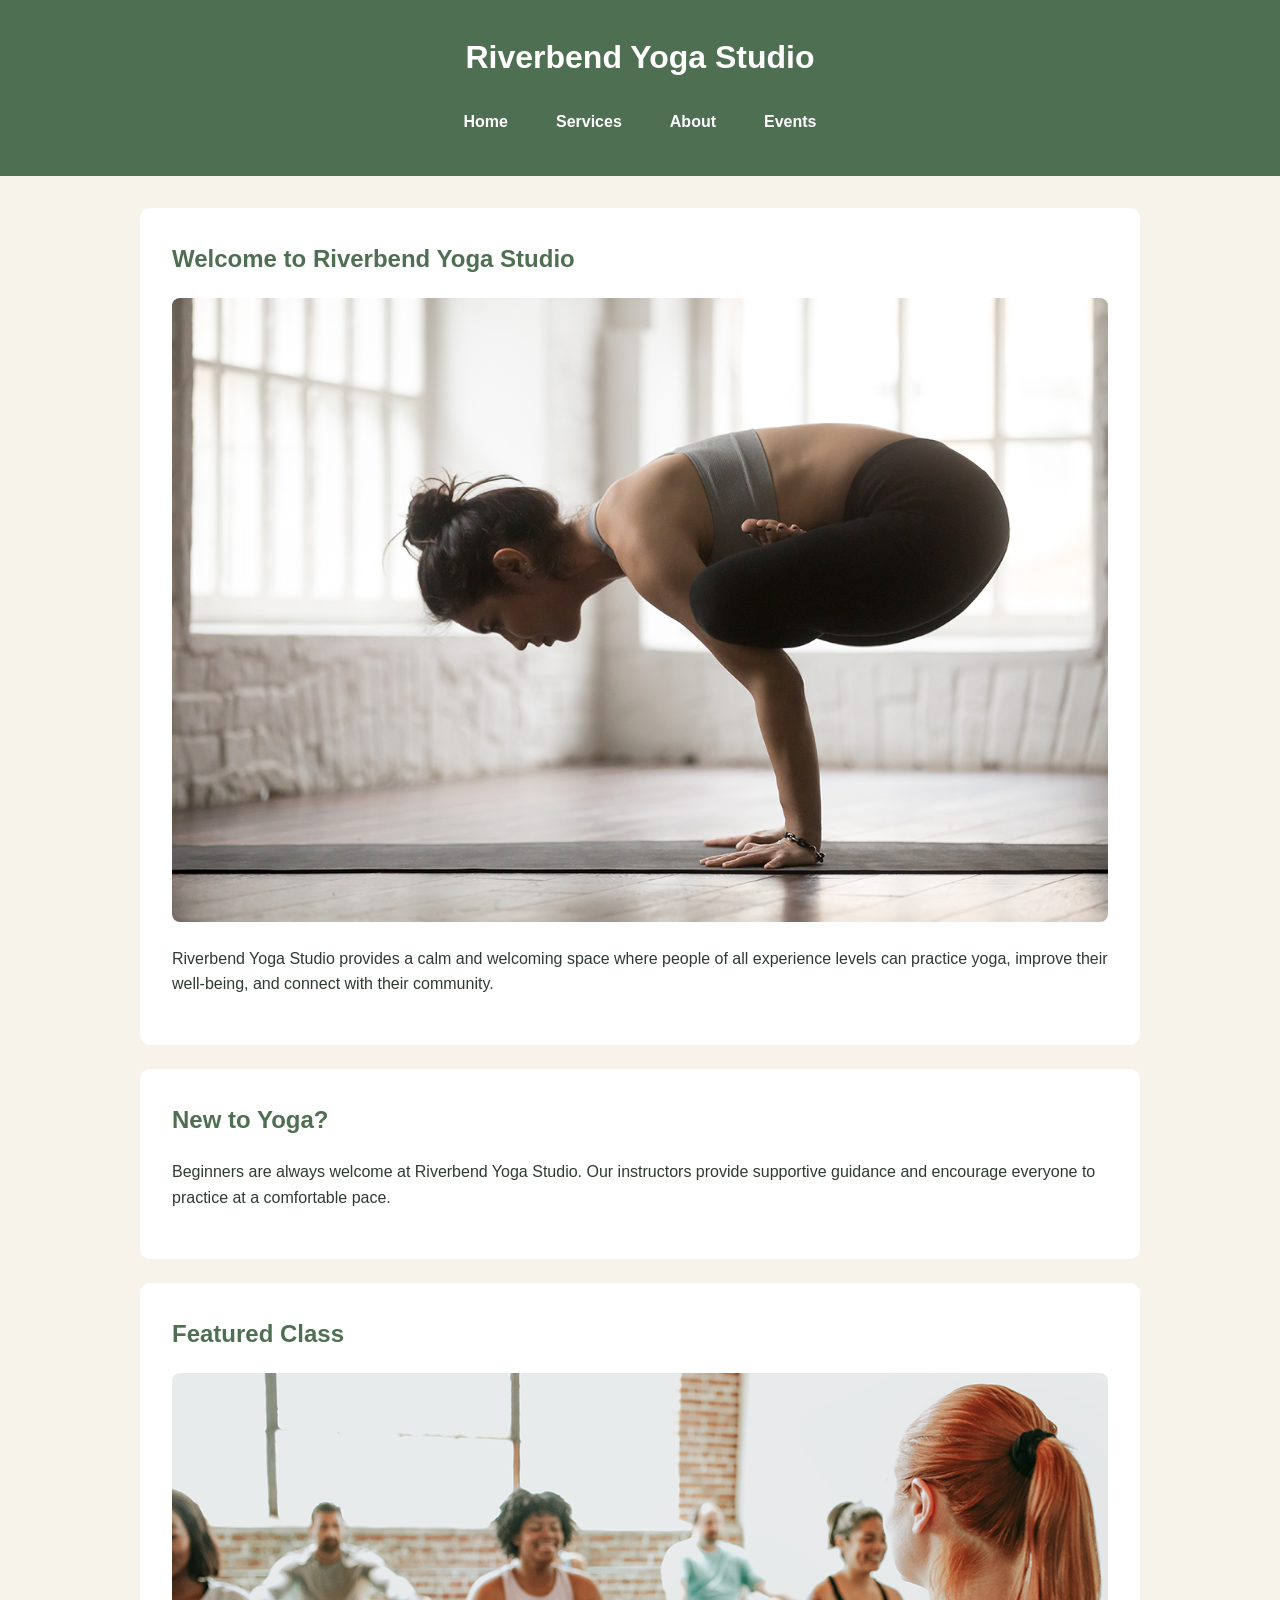
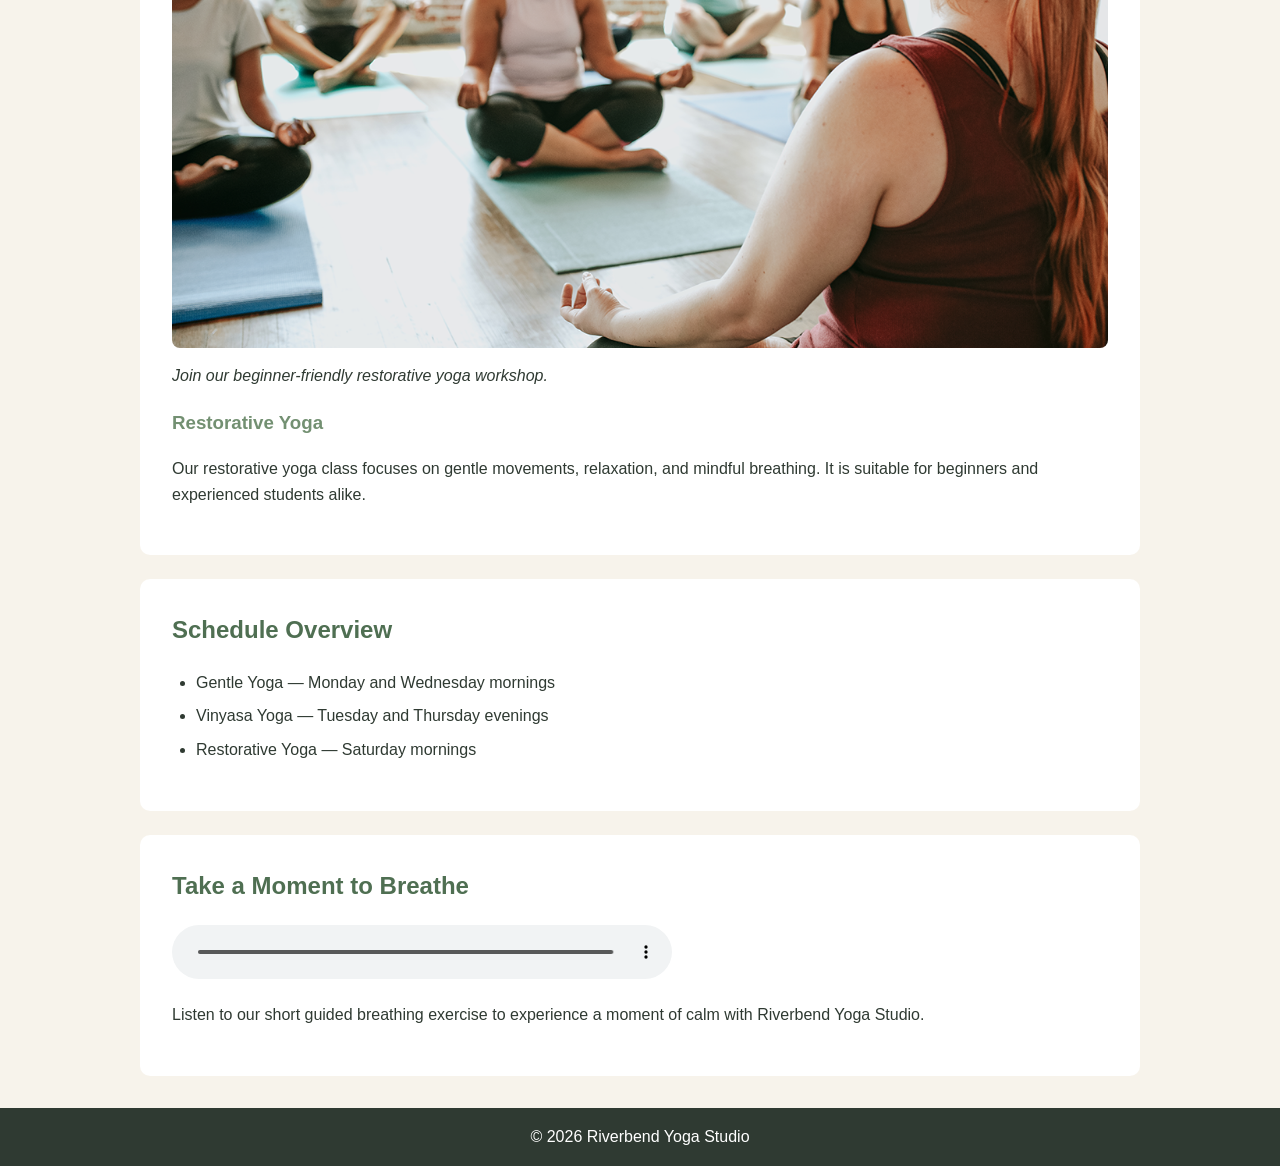
<file: index.html>
<!DOCTYPE html>
<html lang="en">
<head>
    <meta charset="UTF-8">
    <meta name="viewport" content="width=device-width, initial-scale=1.0">
    <title>Riverbend Yoga Studio | Home</title>
    <link rel="stylesheet" href="styles.css">
</head>

<body>

<header>
    <h1>Riverbend Yoga Studio</h1>

    <nav aria-label="Main navigation">
        <ul>
            <li><a href="index.html">Home</a></li>
            <li><a href="services.html">Services</a></li>
            <li><a href="about.html">About</a></li>
            <li><a href="events.html">Events</a></li>
        </ul>
    </nav>
</header>

<main>

    <section>
        <h2>Welcome to Riverbend Yoga Studio</h2>

        <picture>
            <source media="(max-width: 600px)"
                    srcset="media/yoga-feature-small_c.png">

            <img src="media/yoga-feature-large_c.png"
                 alt="Yoga students practicing in the Riverbend Yoga Studio">
        </picture>
        <p>
            Riverbend Yoga Studio provides a calm and welcoming space
            where people of all experience levels can practice yoga,
            improve their well-being, and connect with their community.
        </p>
    </section>

    <section>
        <h2>New to Yoga?</h2>

        <p>
            Beginners are always welcome at Riverbend Yoga Studio.
            Our instructors provide supportive guidance and encourage
            everyone to practice at a comfortable pace.
        </p>
    </section>

    <section>
        <h2>Featured Class</h2>

        <figure>
            <img src="media/yoga-workshop_c.png"
                 alt="Yoga students participating in a guided workshop">

            <figcaption>
                Join our beginner-friendly restorative yoga workshop.
            </figcaption>
        </figure>

        <h3>Restorative Yoga</h3>

        <p>
            Our restorative yoga class focuses on gentle movements,
            relaxation, and mindful breathing. It is suitable for
            beginners and experienced students alike.
        </p>
    </section>

    <section>
        <h2>Schedule Overview</h2>

        <ul>
            <li>Gentle Yoga — Monday and Wednesday mornings</li>
            <li>Vinyasa Yoga — Tuesday and Thursday evenings</li>
            <li>Restorative Yoga — Saturday mornings</li>
        </ul>
    </section>

    <section>
        <h2>Take a Moment to Breathe</h2>

        <audio controls>
            <source src="media/yoga-breathing_c.mp3" type="audio/mpeg">
            Your browser does not support the audio element.
        </audio>

        <p>
            Listen to our short guided breathing exercise to experience
            a moment of calm with Riverbend Yoga Studio.
        </p>
    </section>

</main>

<footer>
    <p>&copy; 2026 Riverbend Yoga Studio</p>
</footer>

</body>
</html>
</file>
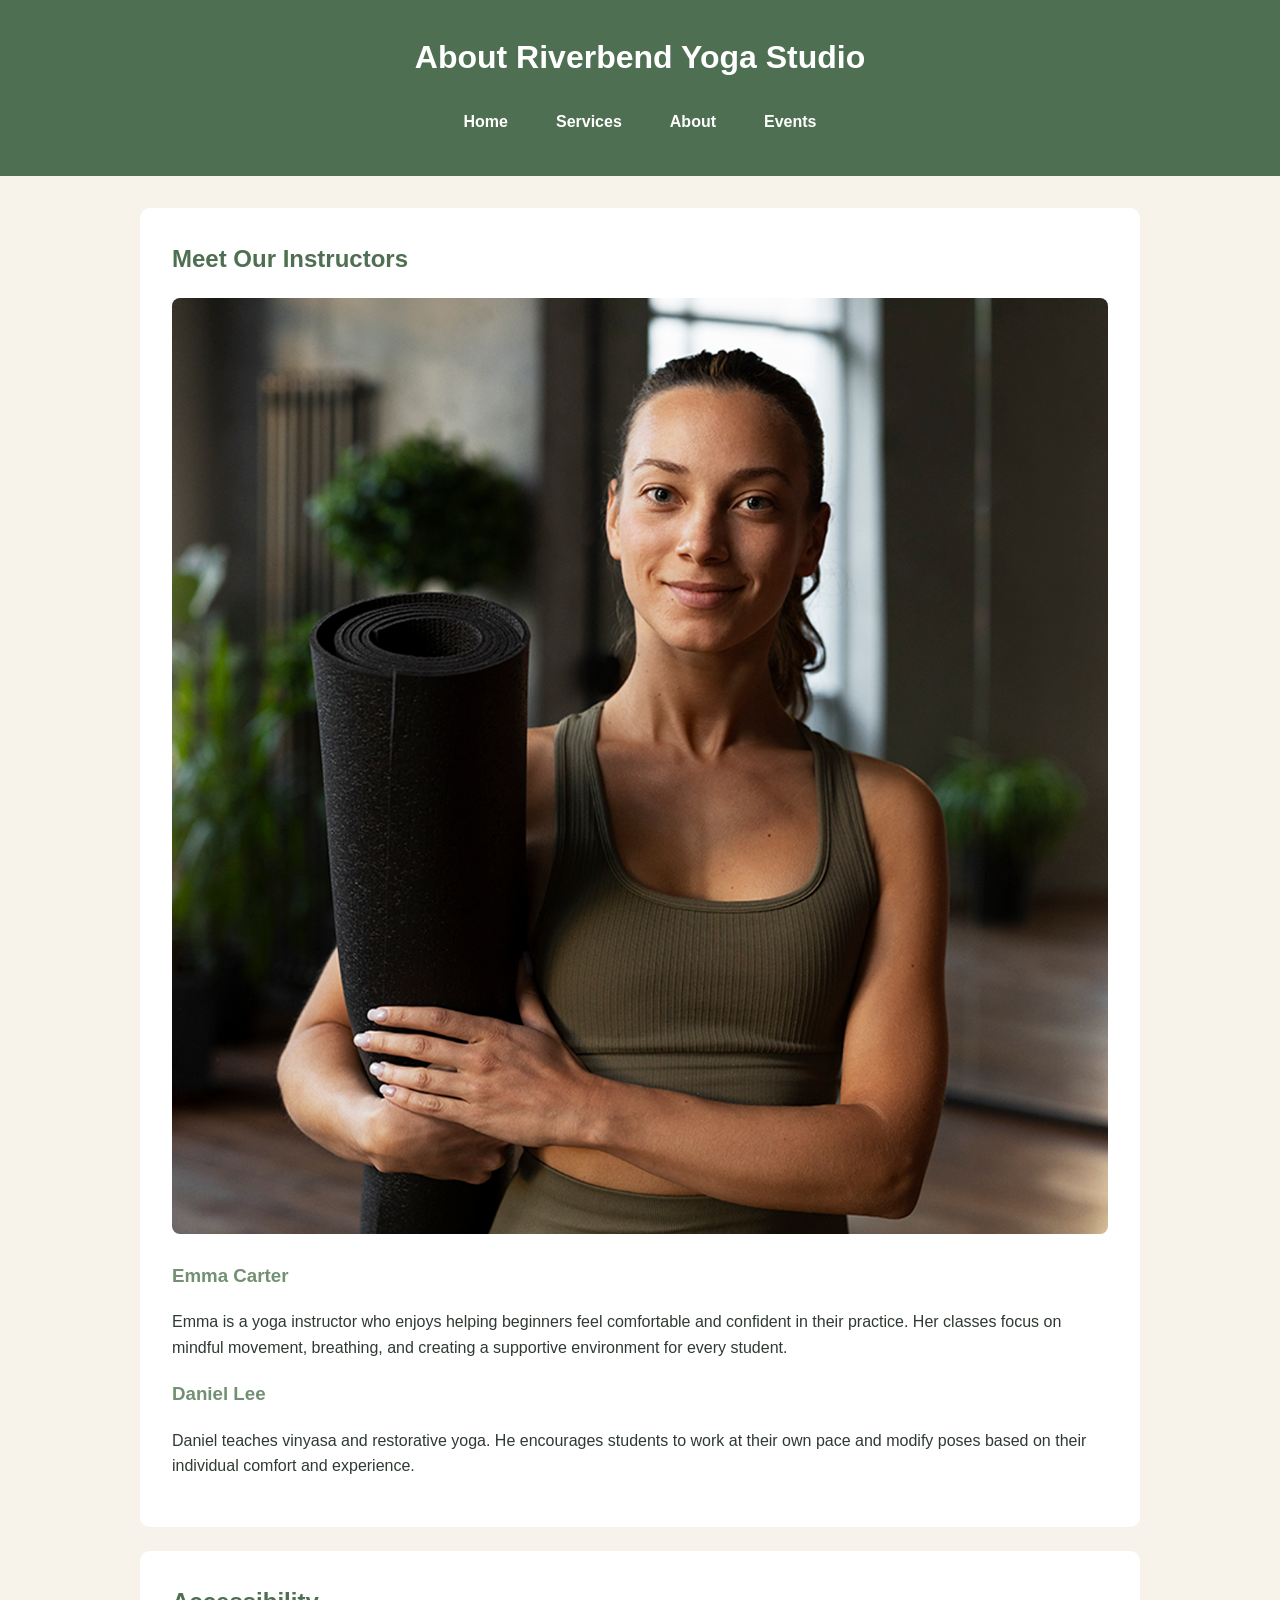
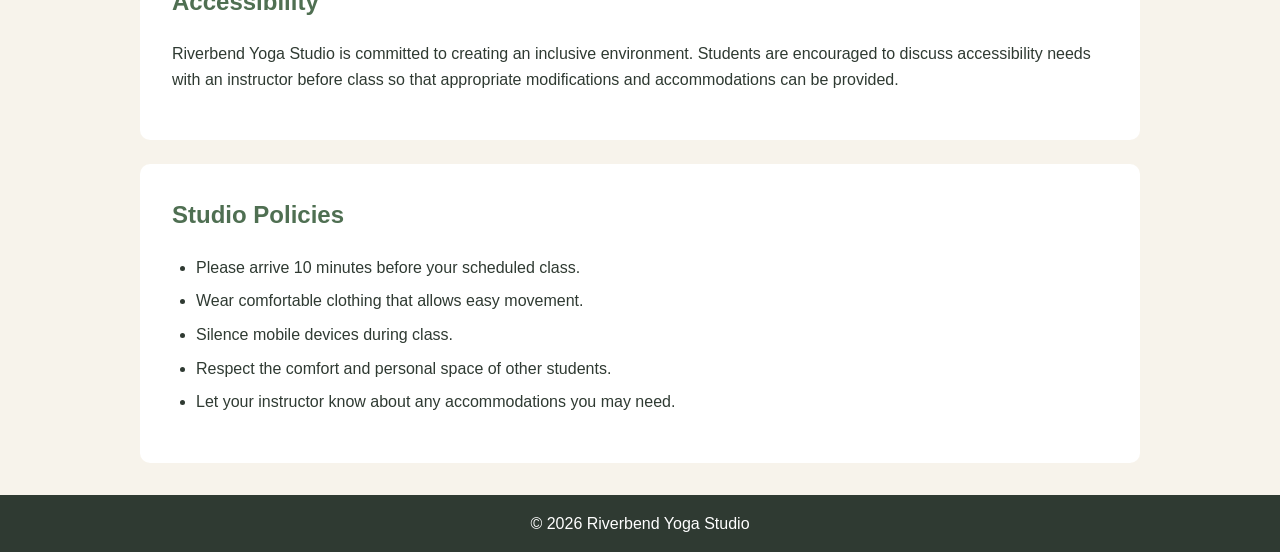
<file: about.html>
<!DOCTYPE html>
<html lang="en">
<head>
    <meta charset="UTF-8">
    <meta name="viewport" content="width=device-width, initial-scale=1.0">
    <title>Riverbend Yoga Studio | About</title>
    <link rel="stylesheet" href="styles.css">
</head>

<body>

<header>
    <h1>About Riverbend Yoga Studio</h1>

    <nav aria-label="Main navigation">
        <ul>
            <li><a href="index.html">Home</a></li>
            <li><a href="services.html">Services</a></li>
            <li><a href="about.html">About</a></li>
            <li><a href="events.html">Events</a></li>
        </ul>
    </nav>
</header>

<main>

    <section>
        <h2>Meet Our Instructors</h2>

        <img src="media/yoga-instructor_c.png"
             alt="Riverbend Yoga instructor welcoming students to the studio">

        <h3>Emma Carter</h3>
        <p>
            Emma is a yoga instructor who enjoys helping beginners
            feel comfortable and confident in their practice. Her
            classes focus on mindful movement, breathing, and creating
            a supportive environment for every student.
        </p>

        <h3>Daniel Lee</h3>
        <p>
            Daniel teaches vinyasa and restorative yoga. He encourages
            students to work at their own pace and modify poses based
            on their individual comfort and experience.
        </p>
    </section>

    <section>
        <h2>Accessibility</h2>

        <p>
            Riverbend Yoga Studio is committed to creating an inclusive
            environment. Students are encouraged to discuss accessibility
            needs with an instructor before class so that appropriate
            modifications and accommodations can be provided.
        </p>
    </section>

    <section>
        <h2>Studio Policies</h2>

        <ul>
            <li>Please arrive 10 minutes before your scheduled class.</li>
            <li>Wear comfortable clothing that allows easy movement.</li>
            <li>Silence mobile devices during class.</li>
            <li>Respect the comfort and personal space of other students.</li>
            <li>Let your instructor know about any accommodations you may need.</li>
        </ul>
    </section>

</main>

<footer>
    <p>&copy; 2026 Riverbend Yoga Studio</p>
</footer>

</body>
</html>
</file>
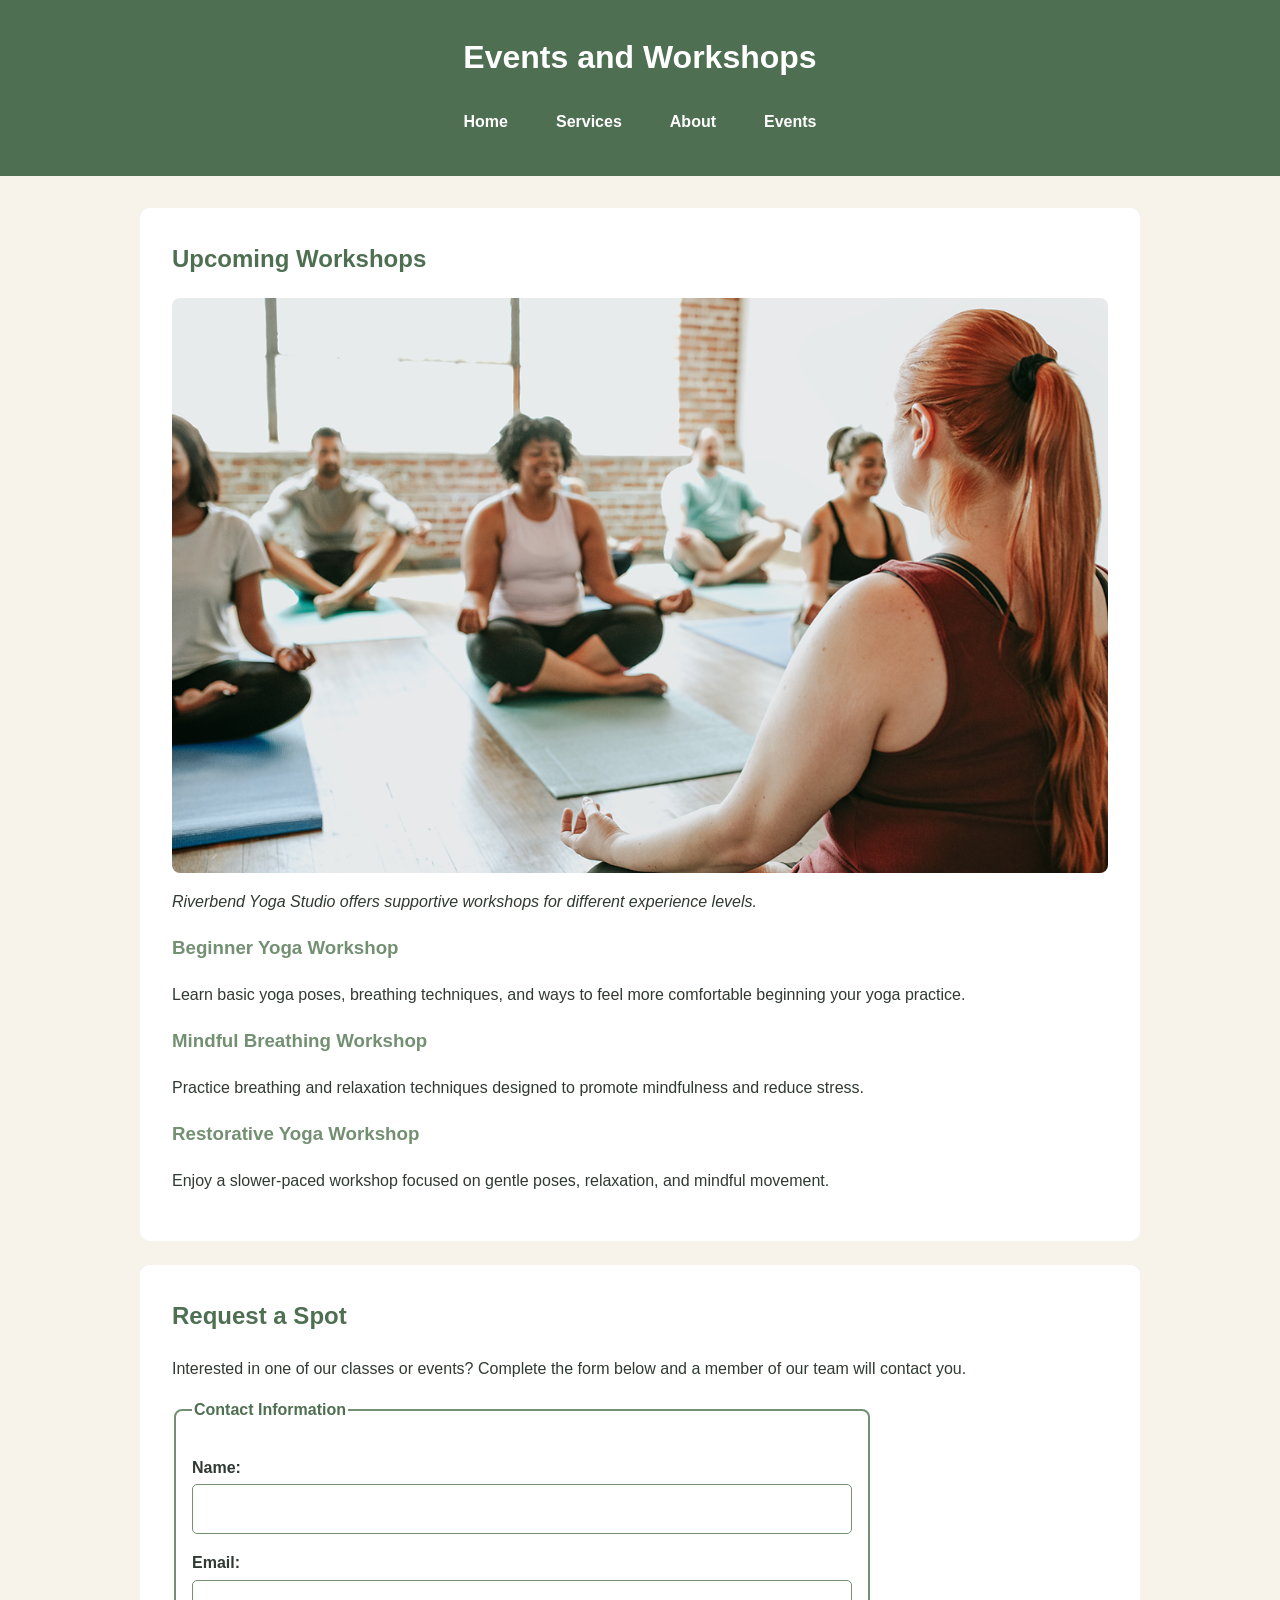
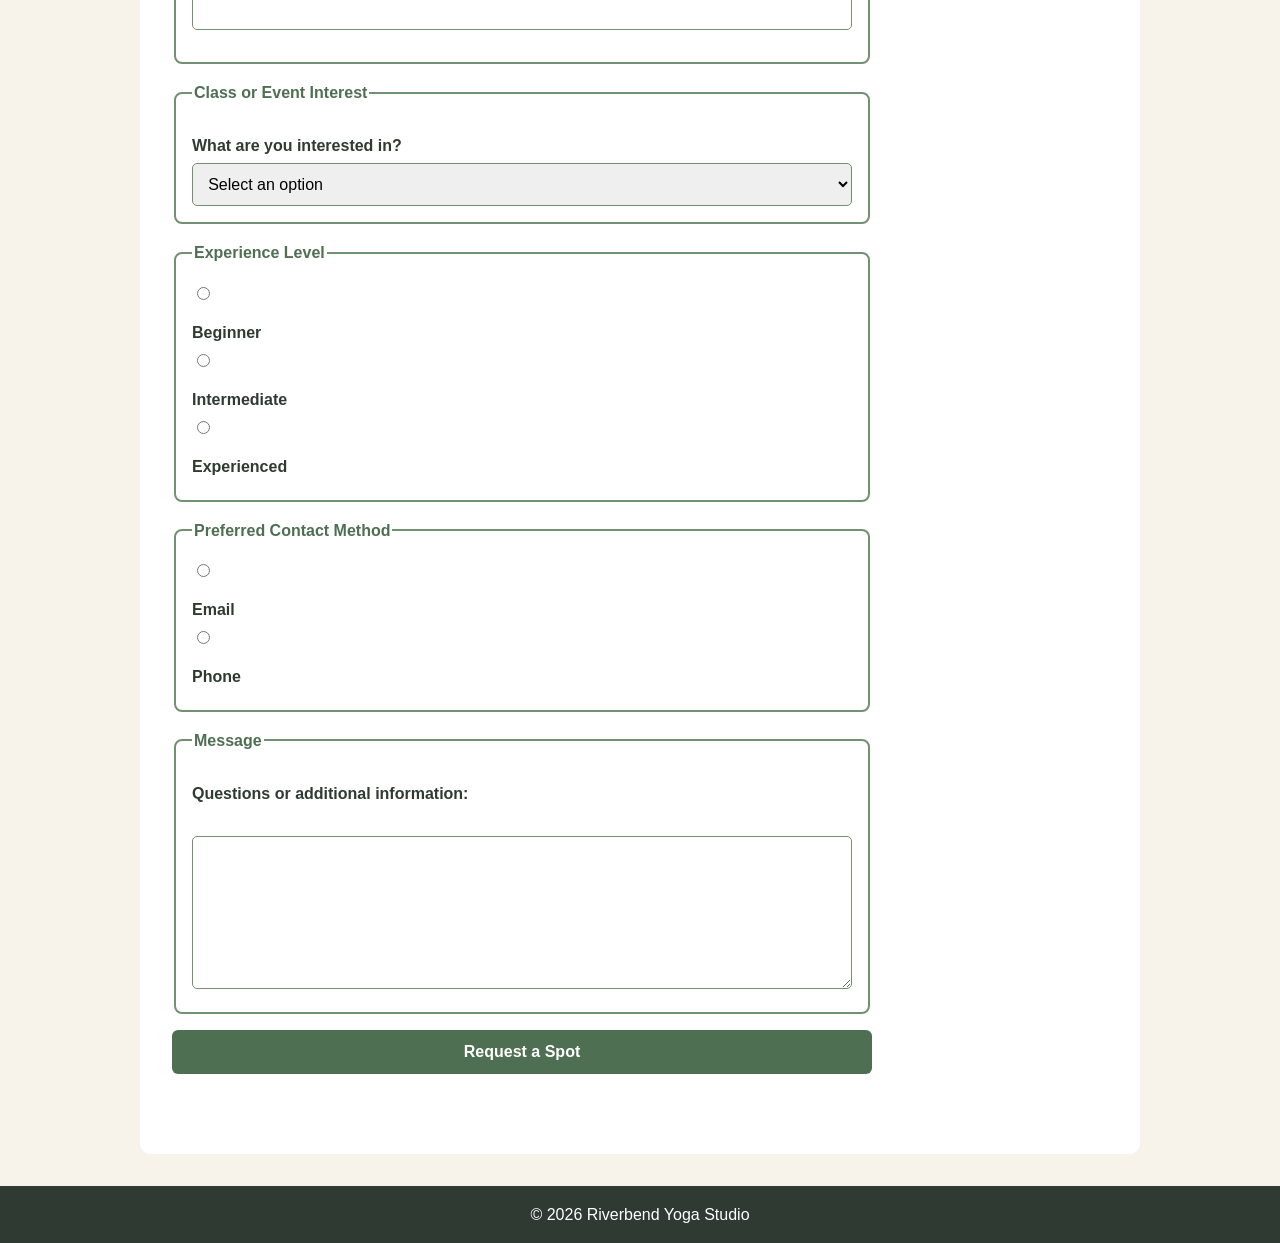
<file: events.html>
<!DOCTYPE html>
<html lang="en">
<head>
    <meta charset="UTF-8">
    <meta name="viewport" content="width=device-width, initial-scale=1.0">
    <title>Riverbend Yoga Studio | Events</title>
    <link rel="stylesheet" href="styles.css">
</head>

<body>

<header>
    <h1>Events and Workshops</h1>

    <nav aria-label="Main navigation">
        <ul>
            <li><a href="index.html">Home</a></li>
            <li><a href="services.html">Services</a></li>
            <li><a href="about.html">About</a></li>
            <li><a href="events.html">Events</a></li>
        </ul>
    </nav>
</header>

<main>

    <section>
        <h2>Upcoming Workshops</h2>

        <figure>
            <img src="media/yoga-workshop_c.png"
                 alt="Yoga students participating in a guided workshop">

            <figcaption>
                Riverbend Yoga Studio offers supportive workshops
                for different experience levels.
            </figcaption>
        </figure>

        <h3>Beginner Yoga Workshop</h3>
        <p>
            Learn basic yoga poses, breathing techniques, and ways
            to feel more comfortable beginning your yoga practice.
        </p>

        <h3>Mindful Breathing Workshop</h3>
        <p>
            Practice breathing and relaxation techniques designed
            to promote mindfulness and reduce stress.
        </p>

        <h3>Restorative Yoga Workshop</h3>
        <p>
            Enjoy a slower-paced workshop focused on gentle poses,
            relaxation, and mindful movement.
        </p>
    </section>

    <section>
        <h2>Request a Spot</h2>

        <p>
            Interested in one of our classes or events? Complete the
            form below and a member of our team will contact you.
        </p>

        <form id="request-form" action="#" method="post" novalidate>

            <fieldset>
                <legend>Contact Information</legend>

                <p>
                    <label for="name">Name:</label>
                    <input type="text"
                           id="name"
                           name="name">

                    <span id="name-error"
                          class="error-message"
                          aria-live="polite"></span>
                </p>

                <p>
                    <label for="email">Email:</label>
                    <input type="email"
                           id="email"
                           name="email">

                    <span id="email-error"
                          class="error-message"
                          aria-live="polite"></span>
                </p>
            </fieldset>

            <fieldset>
                <legend>Class or Event Interest</legend>

                <label for="interest">What are you interested in?</label>

                <select id="interest" name="interest" required>
                    <option value="">Select an option</option>
                    <option value="gentle">Gentle Yoga</option>
                    <option value="vinyasa">Vinyasa Yoga</option>
                    <option value="restorative">Restorative Yoga</option>
                    <option value="beginner-workshop">Beginner Workshop</option>
                    <option value="breathing-workshop">Breathing Workshop</option>
                </select>
            </fieldset>

            <fieldset>
                <legend>Experience Level</legend>

                <input type="radio"
                       id="beginner"
                       name="experience"
                       value="beginner"
                       required>
                <label for="beginner">Beginner</label>

                <input type="radio"
                       id="intermediate"
                       name="experience"
                       value="intermediate">
                <label for="intermediate">Intermediate</label>

                <input type="radio"
                       id="experienced"
                       name="experience"
                       value="experienced">
                <label for="experienced">Experienced</label>
            </fieldset>

            <fieldset>
                <legend>Preferred Contact Method</legend>

                <input type="radio"
                       id="contact-email"
                       name="contact-method"
                       value="email"
                       required>
                <label for="contact-email">Email</label>

                <input type="radio"
                       id="contact-phone"
                       name="contact-method"
                       value="phone">
                <label for="contact-phone">Phone</label>
            </fieldset>

            <fieldset>
                <legend>Message</legend>

                <label for="message">
                    Questions or additional information:
                </label>

                <br>

                <textarea id="message"
                          name="message"
                          rows="5"
                          cols="40"></textarea>
            </fieldset>

            <button type="submit">Request a Spot</button>

            <p id="form-success"
               class="success-message"
               aria-live="polite"></p>

        </form>
    </section>

</main>

<footer>
    <p>&copy; 2026 Riverbend Yoga Studio</p>
</footer>

    <script src="script.js"></script>
</body>
</html>
</file>
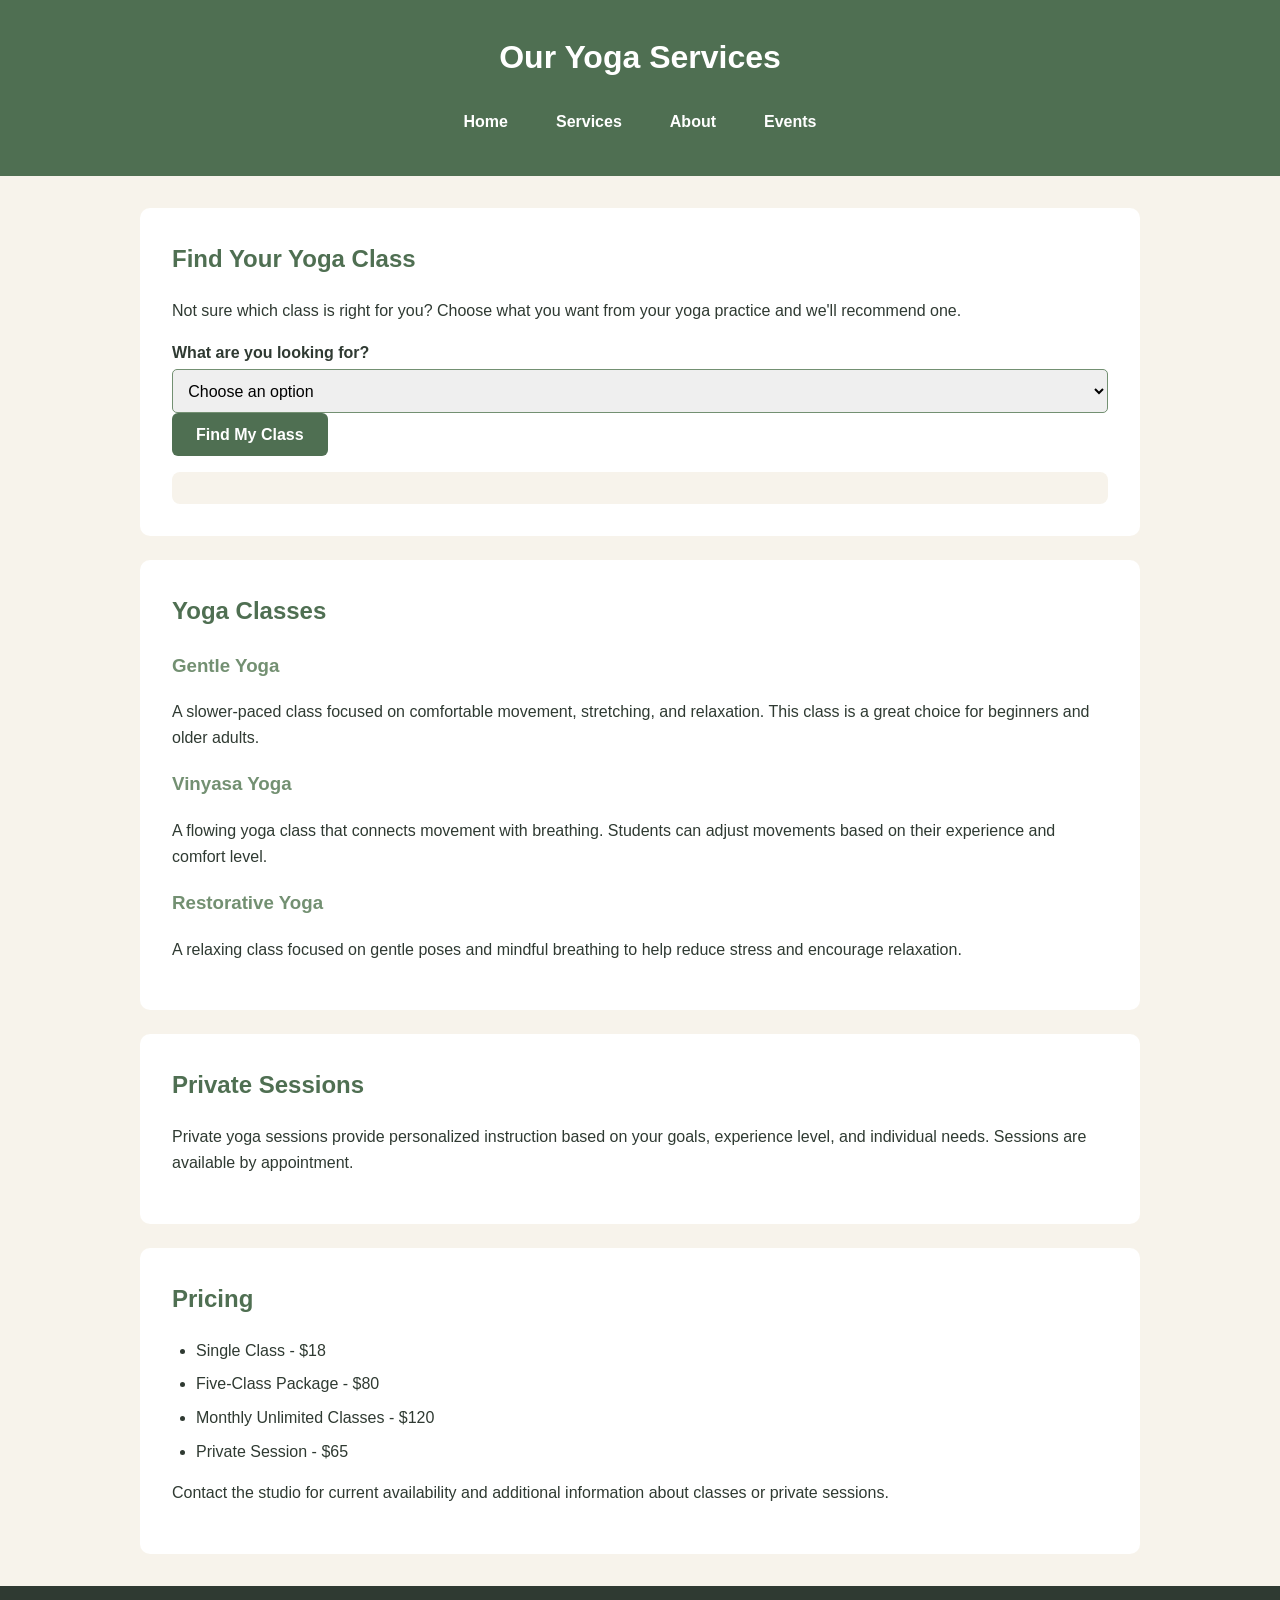
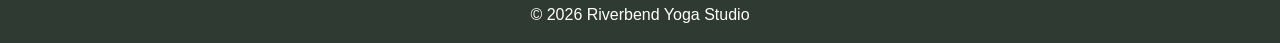
<file: services.html>
<!DOCTYPE html>
<html lang="en">
<head>
    <meta charset="UTF-8">
    <meta name="viewport" content="width=device-width, initial-scale=1.0">
    <title>Riverbend Yoga Studio | Services</title>
    <link rel="stylesheet" href="styles.css">
</head>

<body>

<header>
    <h1>Our Yoga Services</h1>

    <nav aria-label="Main navigation">
        <ul>
            <li><a href="index.html">Home</a></li>
            <li><a href="services.html">Services</a></li>
            <li><a href="about.html">About</a></li>
            <li><a href="events.html">Events</a></li>
        </ul>
    </nav>
</header>

<main>
    <section id="class-finder">
        <h2>Find Your Yoga Class</h2>

        <p>
            Not sure which class is right for you?
            Choose what you want from your yoga practice and we'll recommend one.
        </p>

        <label for="yoga-goal">What are you looking for?</label>

        <select id="yoga-goal">
            <option value="">Choose an option</option>
            <option value="relax">Relaxation and stress relief</option>
            <option value="gentle">Gentle movement for beginners</option>
            <option value="active">A more active workout</option>
        </select>

        <button type="button" id="find-class-btn">
            Find My Class
        </button>

        <div id="class-result" aria-live="polite"></div>
    </section>

    <section>
        <h2>Yoga Classes</h2>

        <h3>Gentle Yoga</h3>
        <p>
            A slower-paced class focused on comfortable movement,
            stretching, and relaxation. This class is a great choice
            for beginners and older adults.
        </p>

        <h3>Vinyasa Yoga</h3>
        <p>
            A flowing yoga class that connects movement with breathing.
            Students can adjust movements based on their experience
            and comfort level.
        </p>

        <h3>Restorative Yoga</h3>
        <p>
            A relaxing class focused on gentle poses and mindful
            breathing to help reduce stress and encourage relaxation.
        </p>
    </section>

    <section>
        <h2>Private Sessions</h2>

        <p>
            Private yoga sessions provide personalized instruction
            based on your goals, experience level, and individual needs.
            Sessions are available by appointment.
        </p>
    </section>

    <section>
        <h2>Pricing</h2>

        <ul>
            <li>Single Class - $18</li>
            <li>Five-Class Package - $80</li>
            <li>Monthly Unlimited Classes - $120</li>
            <li>Private Session - $65</li>
        </ul>

        <p>
            Contact the studio for current availability and additional
            information about classes or private sessions.
        </p>
    </section>

</main>

<footer>
    <p>&copy; 2026 Riverbend Yoga Studio</p>
</footer>
    <script src="script.js"></script>
</body>
</html>
</file>
<file: styles.css>
/* Riverbend Yoga Studio
   Touchstone 3 - Visual Design and Responsive Layout
*/

/* ---------- Base Styles ---------- */

* {
    box-sizing: border-box;
}

body {
    margin: 0;
    font-family: Arial, sans-serif;
    background-color: #f7f3eb;
    color: #2f3a32;
    line-height: 1.6;
}

/* ---------- Header ---------- */

header {
    background-color: #4f6f52;
    color: white;
    padding: 1.5rem;
    text-align: center;
}

header h1 {
    margin: 0 0 1rem;
}

/* ---------- Navigation ---------- */

nav ul {
    list-style: none;
    padding: 0;
    margin: 0;

    display: flex;
    flex-direction: column;
    gap: 0.5rem;
}

nav a {
    display: block;
    color: white;
    text-decoration: none;
    font-weight: bold;
    padding: 0.6rem 1rem;
    border-radius: 6px;
}

nav a:hover,
nav a:focus {
    background-color: #739072;
    text-decoration: underline;
}

/* ---------- Main Content ---------- */

main {
    width: 90%;
    max-width: 1000px;
    margin: 2rem auto;
}

section {
    background-color: white;
    margin-bottom: 1.5rem;
    padding: 1.5rem;
    border-radius: 10px;
}

h2 {
    color: #4f6f52;
    margin-top: 0;
}

h3 {
    color: #739072;
}

/* ---------- Images ---------- */

img {
    max-width: 100%;
    height: auto;
    border-radius: 8px;
}

figure {
    margin: 1rem 0;
}

figcaption {
    margin-top: 0.5rem;
    font-style: italic;
    color: #2f3a32;
}

/* ---------- Lists ---------- */

main ul {
    padding-left: 1.5rem;
}

main li {
    margin-bottom: 0.5rem;
}

/* ---------- Audio ---------- */

audio {
    width: 100%;
    max-width: 500px;
}

/* ---------- Forms ---------- */

form {
    display: flex;
    flex-direction: column;
    gap: 1rem;
}

fieldset {
    border: 2px solid #739072;
    border-radius: 8px;
    padding: 1rem;
}

legend {
    color: #4f6f52;
    font-weight: bold;
}

label {
    display: block;
    margin-top: 0.75rem;
    margin-bottom: 0.25rem;
    font-weight: bold;
}

input,
select,
textarea {
    width: 100%;
    padding: 0.7rem;
    border: 1px solid #739072;
    border-radius: 5px;
    font: inherit;
}

input[type="radio"],
input[type="checkbox"] {
    width: auto;
}

button,
input[type="submit"] {
    background-color: #4f6f52;
    color: white;
    border: none;
    border-radius: 6px;
    padding: 0.8rem 1.5rem;
    font-size: 1rem;
    font-weight: bold;
    cursor: pointer;
}

button:hover,
button:focus,
input[type="submit"]:hover,
input[type="submit"]:focus {
    background-color: #739072;
}

/* ---------- Footer ---------- */

footer {
    background-color: #2f3a32;
    color: white;
    text-align: center;
    padding: 1rem;
    margin-top: 2rem;
}

footer p {
    margin: 0;
}

/* ---------- Larger Screens ---------- */

@media (min-width: 700px) {

    header {
        padding: 2rem;
    }

    nav ul {
        flex-direction: row;
        justify-content: center;
        gap: 1rem;
    }

    main {
        width: 85%;
    }

    section {
        padding: 2rem;
    }

    form {
        max-width: 700px;
    }
}

/* ---------- JavaScript Validation ---------- */

.error-message {
    display: block;
    color: #a12626;
    font-weight: bold;
    margin-top: 0.4rem;
}

.invalid {
    border: 2px solid #a12626;
}

.success-message {
    color: #4f6f52;
    font-weight: bold;
    margin-top: 1rem;
}

#class-result {
    margin-top: 1rem;
    padding: 1rem;
    background-color: #f7f3eb;
    border-radius: 8px;
}
</file>
